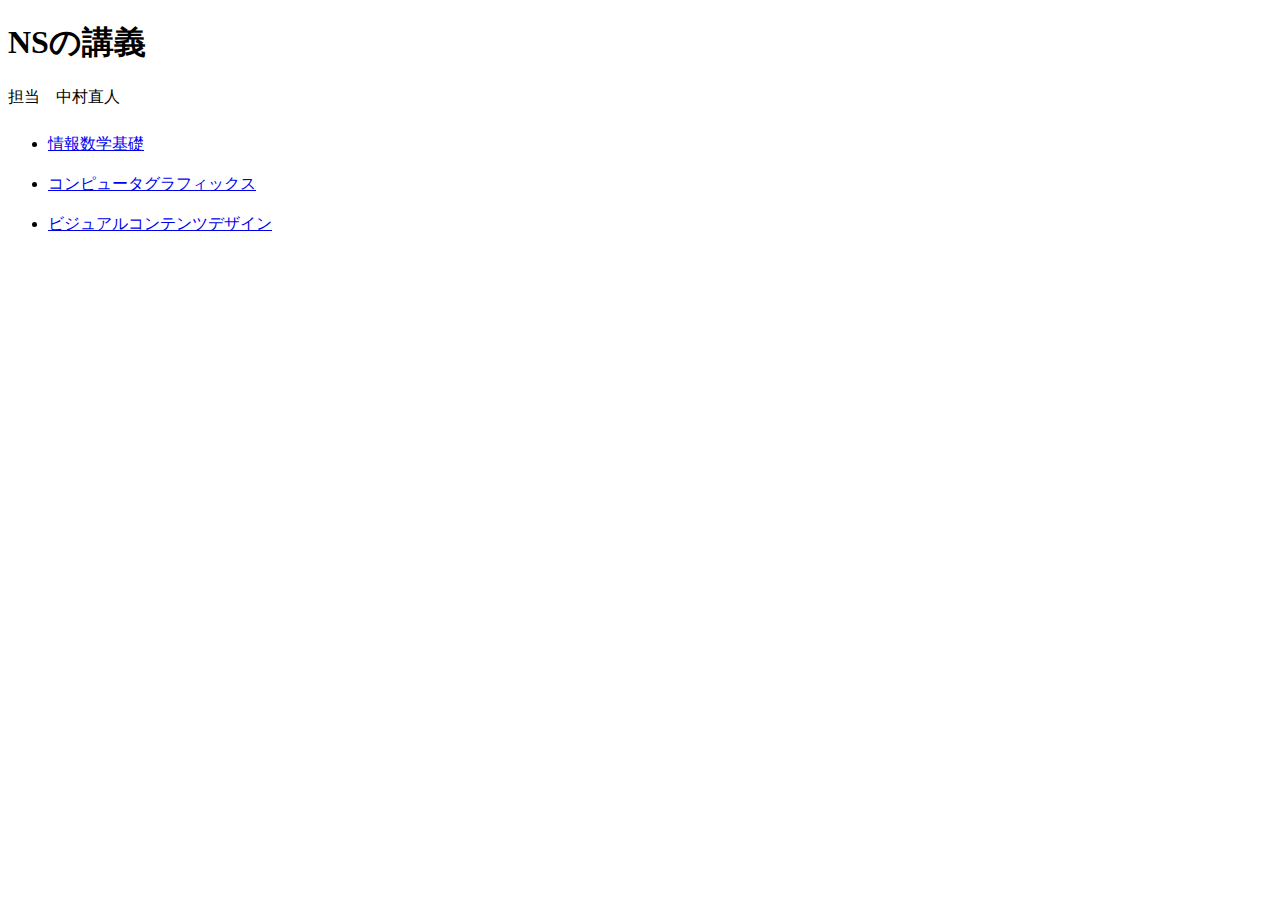
<file: index.html>
<!doctype html>
<html>
<head>
<meta charset="utf-8">
<title>トップページ</title>
<link href="top.css" rel="stylesheet" type="text/css">
</head>

<body>
<h1>NSの講義</h1>
<p>担当　中村直人</p>
<ul>
  <li><a href="math.html">情報数学基礎</a></li>
  <li><a href="CG.html">コンピュータグラフィックス</a></li>
  <li><a href="vcd.html">ビジュアルコンテンツデザイン</a></li>
</ul>
</body>
</html>
</file>
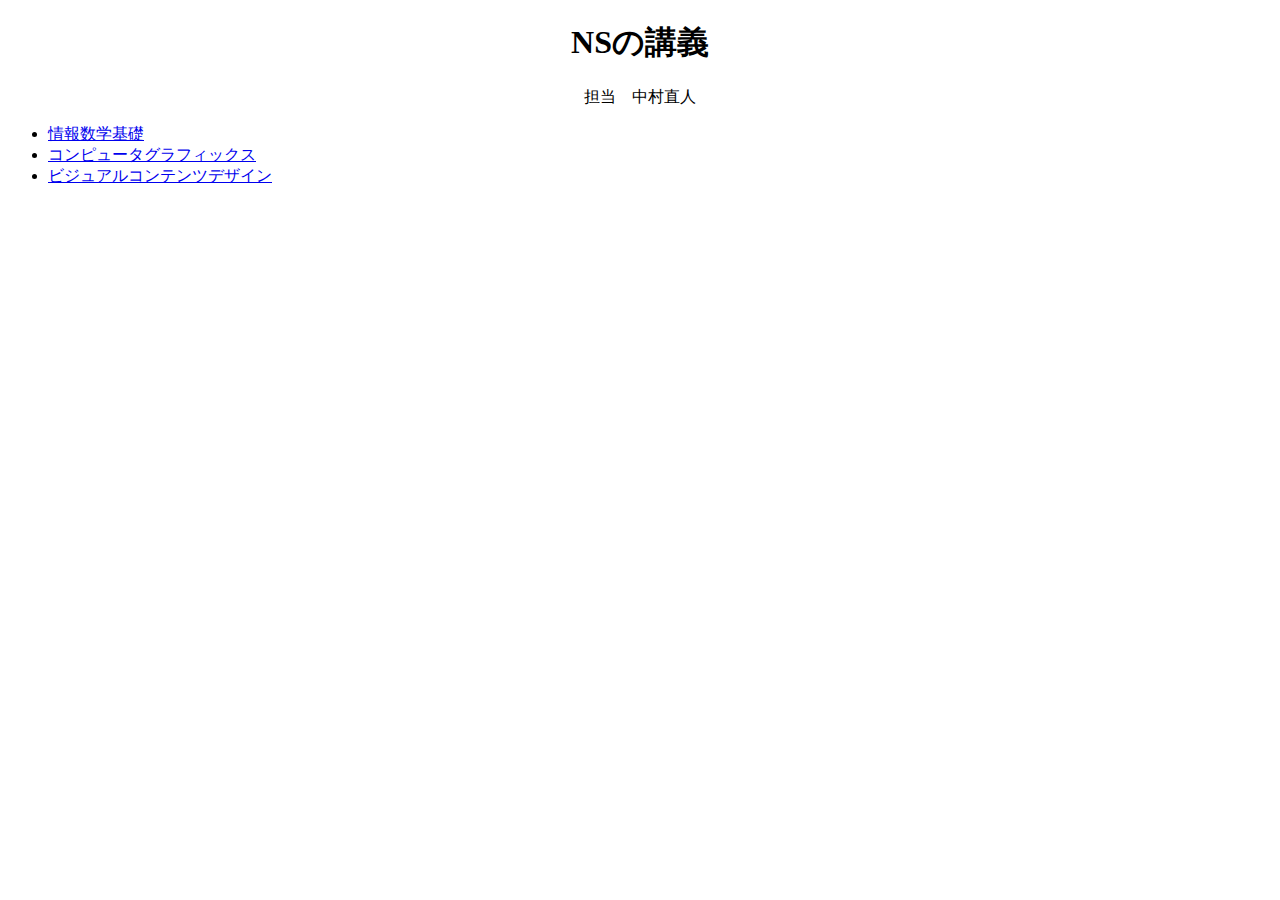
<file: kadai_sample/kadai_sample/index.html>
﻿<!doctype html>
<HTML>
   <HEAD>
      <meta charset="UTF-8">
      <TITLE>Webページの基礎</TITLE>
   </HEAD>
   <BODY>
	<center><h1>NSの講義</h1>
	<P>担当　中村直人</center>
<ul>
    <li><a href="lesson1-org2.html">情報数学基礎</a></li>
    <li><a href="lesson1-org3.html">コンピュータグラフィックス</a></li>
    <li><a href="lesson1-org1.html">ビジュアルコンテンツデザイン</a></li>
</ul>
   </BODY>
</HTML>
</file>
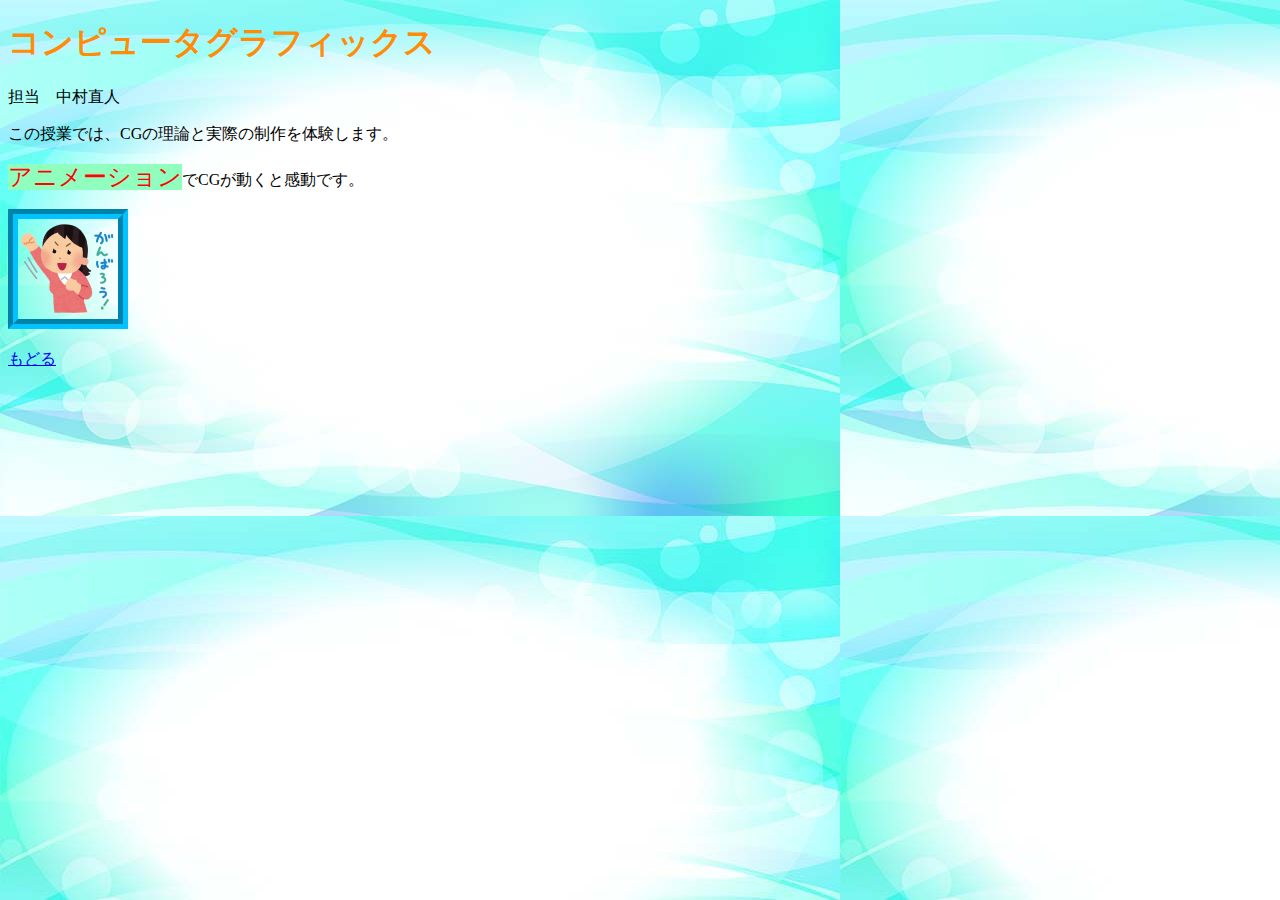
<file: CG.html>
<!doctype html>
<html>
<head>
<meta charset="utf-8">
<title>CG</title>
<link href="base.css" rel="stylesheet" type="text/css">
</head>

<body>
<h1>コンピュータグラフィックス</h1>
<p>担当　中村直人</p>
<p>この授業では、CGの理論と実際の制作を体験します。</p>
<p><span class="key">アニメーション</span>でCGが動くと感動です。</p>
<p><img src="ganba.png" width="100" height="100" alt=""/></p>
<p><a href="index.html">もどる</a></p>
</body>
</html>
</file>
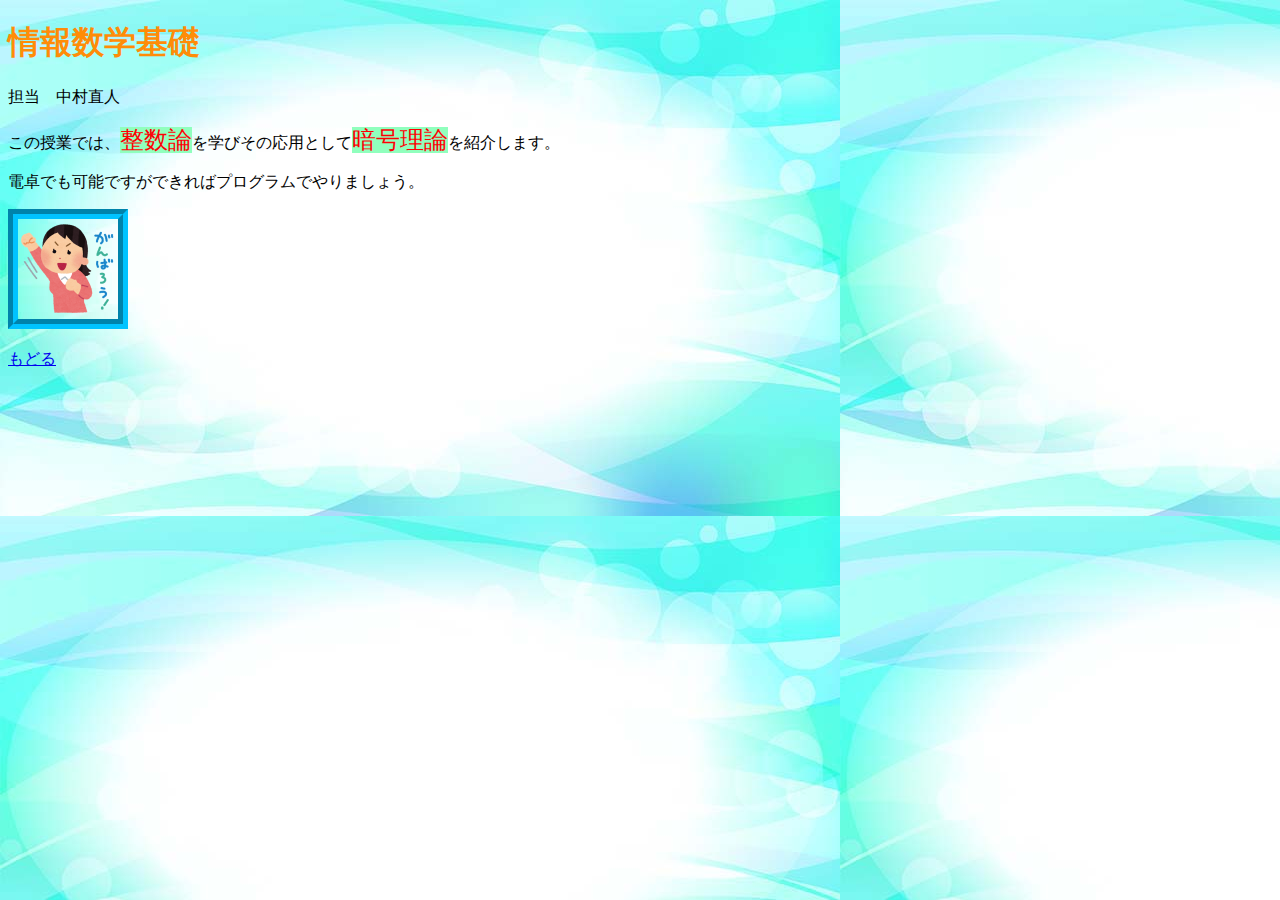
<file: math.html>
<!doctype html>
<html>
<head>
<meta charset="utf-8">
<title>情報数学</title>
<link href="base.css" rel="stylesheet" type="text/css">
</head>

<body>
<h1>情報数学基礎</h1>
<p>担当　中村直人</p>
<p>この授業では、<span class="key">整数論</span>を学びその応用として<span class="key">暗号理論</span>を紹介します。</p>
<p>電卓でも可能ですができればプログラムでやりましょう。</p>
<p><img src="ganba.png" width="100" height="100" alt=""/></p>
<p><a href="index.html">もどる</a></p>
</body>
</html>
</file>
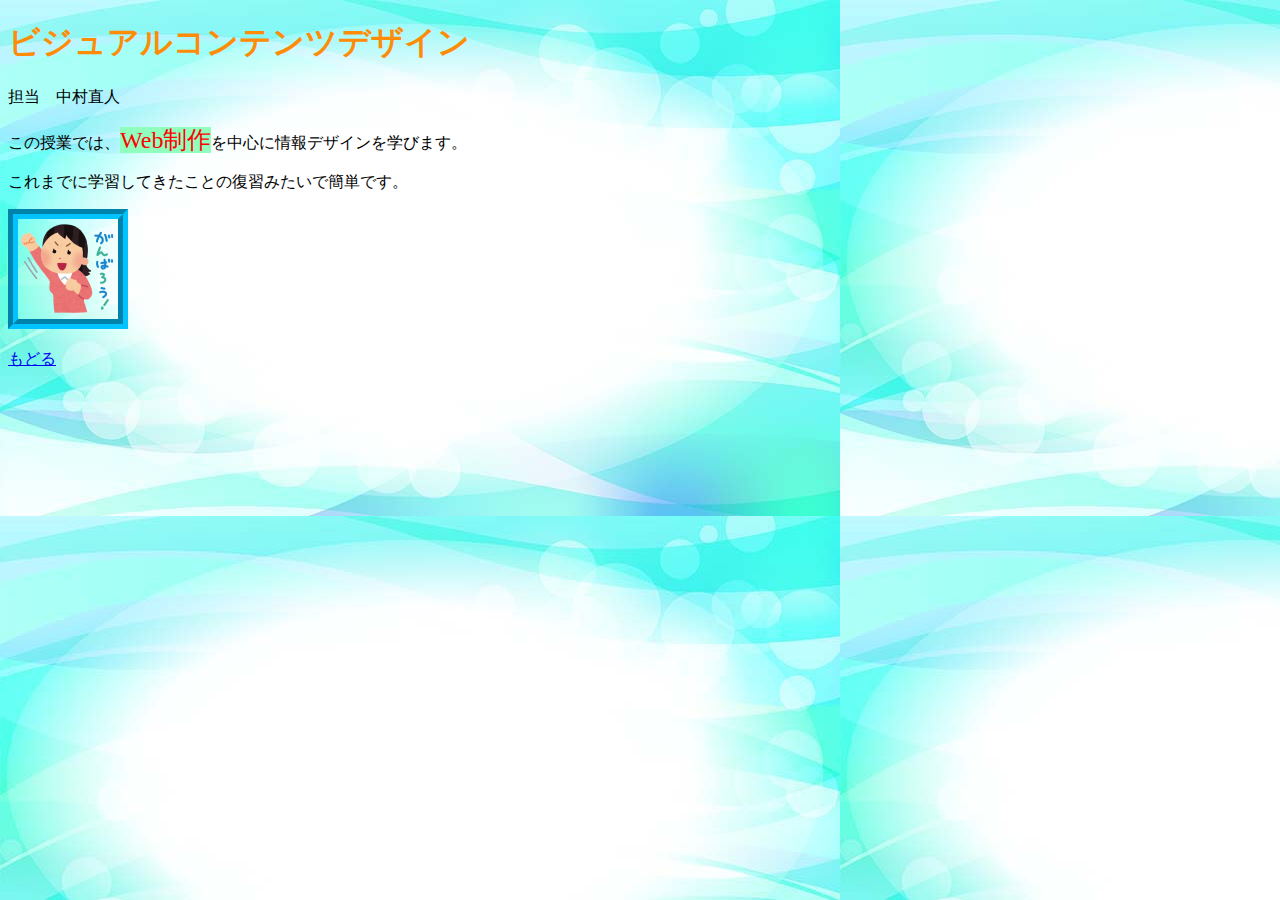
<file: vcd.html>
<!doctype html>
<html>
<head>
<meta charset="utf-8">
<title>ビジュアルコンテンツデザイン</title>
<link href="base.css" rel="stylesheet" type="text/css">
</head>

<body>
<h1>ビジュアルコンテンツデザイン</h1>
<p>担当　中村直人</p>
<p>この授業では、<span class="key">Web制作</span>を中心に情報デザインを学びます。</p>
<p>これまでに学習してきたことの復習みたいで簡単です。</p>
<p><img src="ganba.png" width="100" height="100" alt=""/></p>
<p><a href="index.html">もどる</a></p>
</body>
</html>
</file>
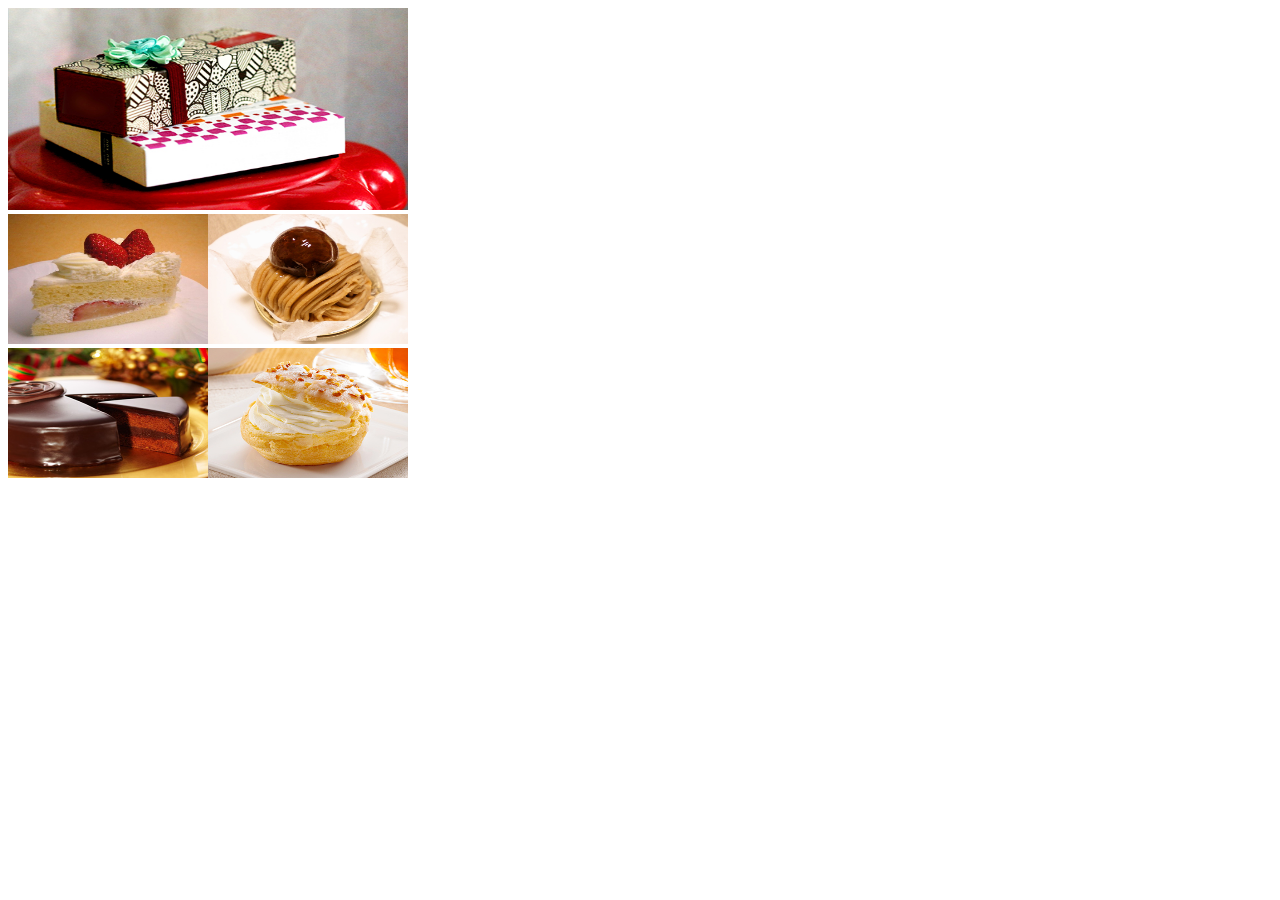
<file: cake/cake.html>
<!doctype html>
<html>
<head>
<meta charset="utf-8">
<title>cake</title>
<style type="text/css">

#two {
    float: left;
}
#four {
	float: left;		
}
#five{
	float: left;	
}
#bigbox {
	width: 500px;
    height: 500px;
}

</style>
</head>

<body>
<div id="bigbox">
<div id="one">
	<img src="shop.jpg" width="400" height="202" alt=""/>
</div>

<div id="two">
	<img src="cake01.jpg" width="200" height="130" alt=""/>
</div>

<div id="three">
	<img src="cake02.jpg" width="200" height="130" alt=""/>
</div>

<div id="four">
    <img src="cake03.jpg" width="200" height="130" alt=""/>
</div>
<div id="five">
    <img src="cake04.jpg" width="200" height="130" alt=""/>
</div>
</div>
</body>
</html>
</file>
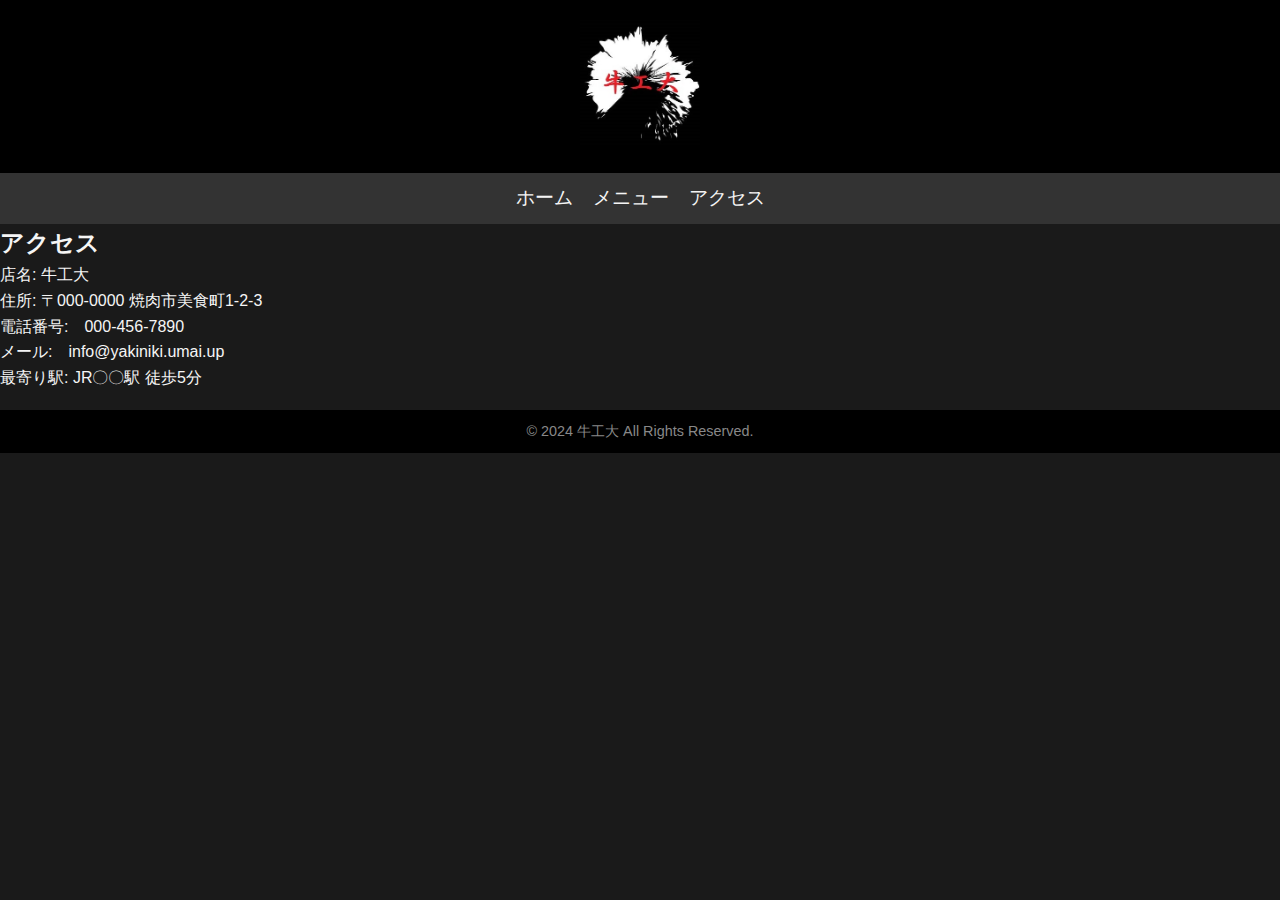
<file: yakiniku/access.html>
<!DOCTYPE html>
<html>
<head>
    <meta charset="UTF-8">
    <meta name="viewport" content="width=device-width, initial-scale=1.0">
    <title>access</title>
<link href="style.css" rel="stylesheet" type="text/css">
</head>
<body>
    <header class="header">
		<img src="ロゴ.jpg" width="120" height="120" alt=""/>
    </header>
    <nav class="navbar">
        <a href="index.html">ホーム</a>
        <a href="menu.html">メニュー</a>
        <a href="access.html">アクセス</a>
    </nav>
    <main>
        <section>
            <h2>アクセス</h2>
			<p>店名:  牛工大</p>
			<p>住所:  〒000-0000 焼肉市美食町1-2-3</p>
			<p>電話番号:　000-456-7890</p>
			<p>メール:　info@yakiniki.umai.up</p>
            <p>最寄り駅: JR〇〇駅 徒歩5分</p>
        </section>
    </main>
    <footer class="footer">
        <p>&copy; 2024 牛工大 All Rights Reserved.</p>
    </footer>
</body>
</html>
</file>
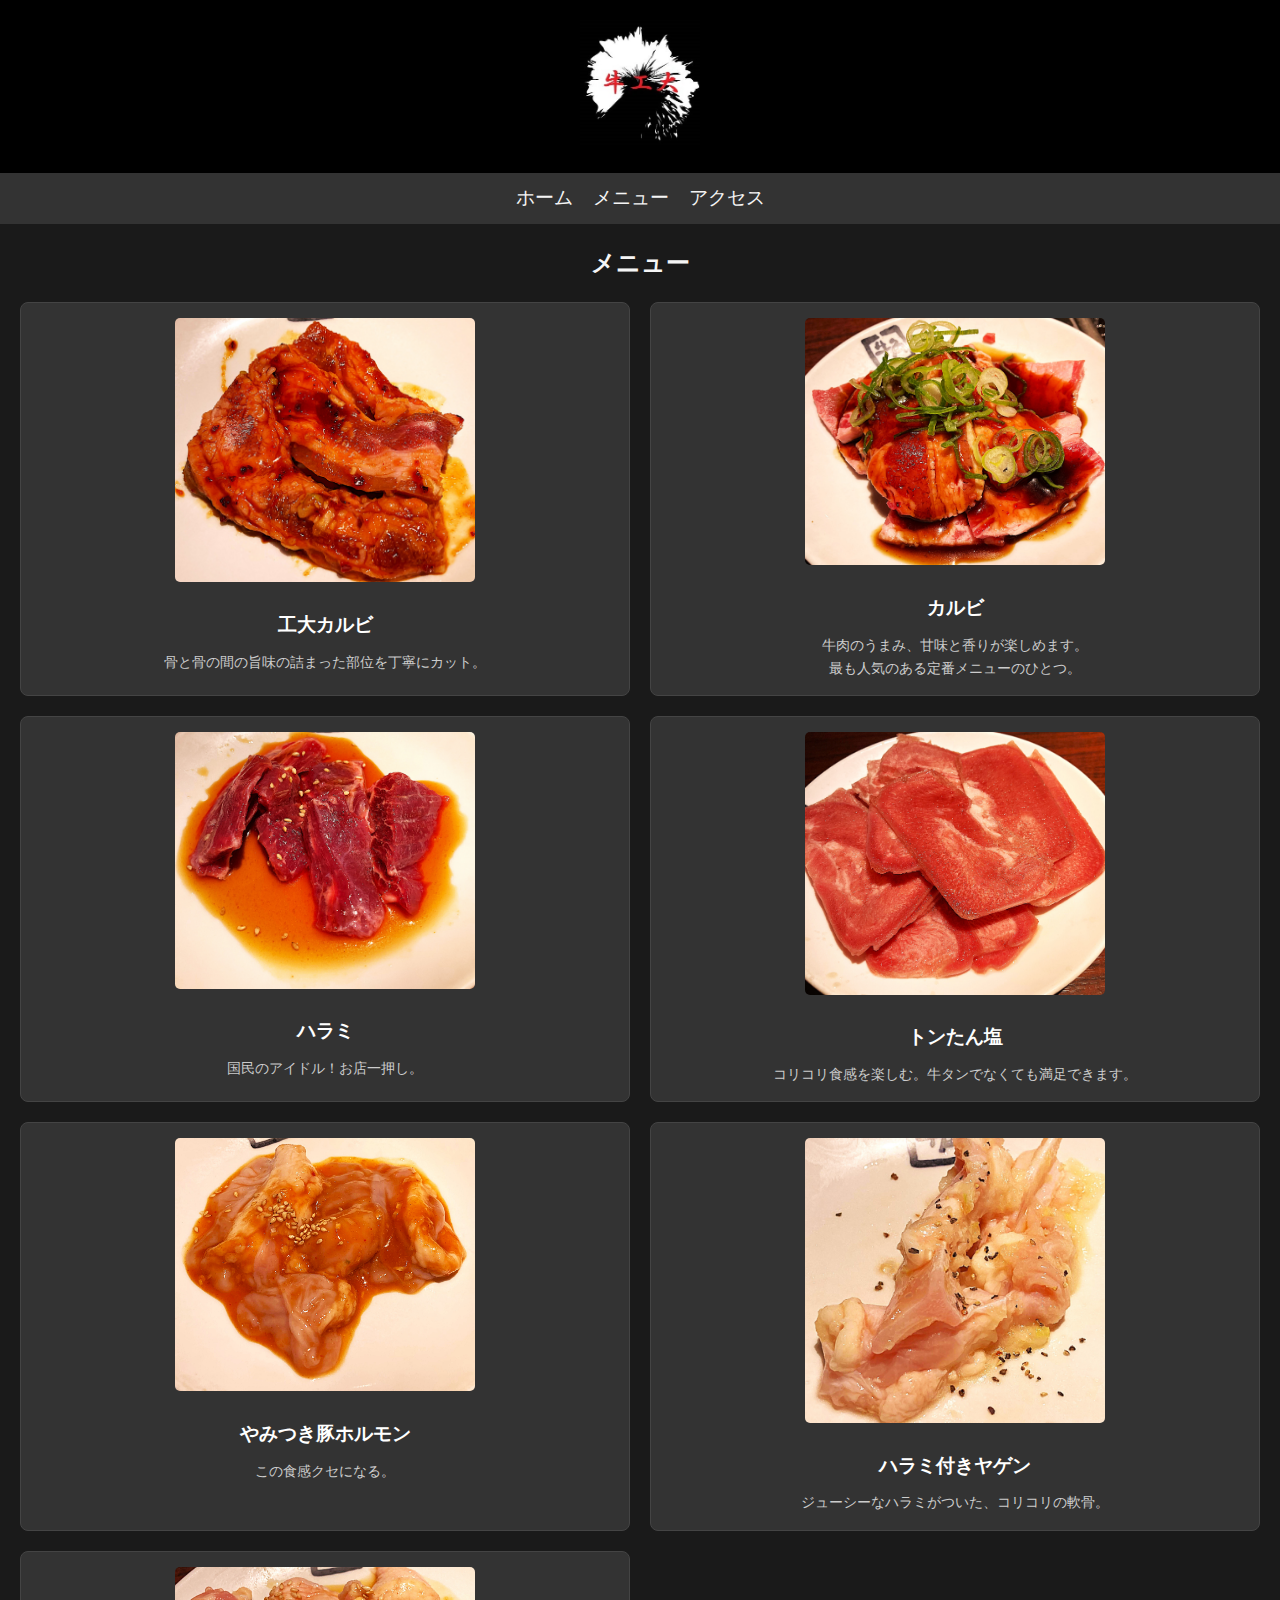
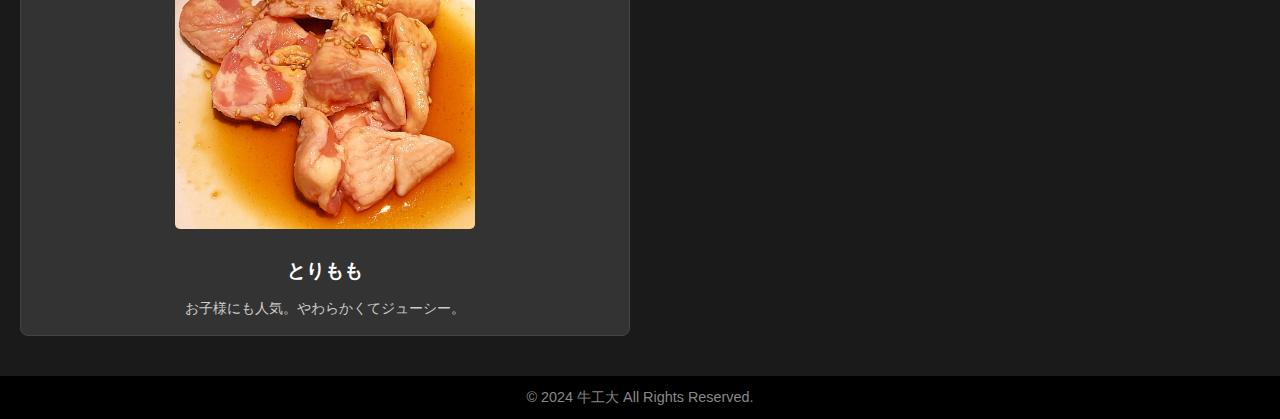
<file: yakiniku/menu.html>
<!DOCTYPE html>
<html>
<head>
    <meta charset="UTF-8">
    <meta name="viewport" content="width=device-width, initial-scale=1.0">
    <title>menu</title>
<link href="style.css" rel="stylesheet" type="text/css">
</head>
<body>
    <header class="header">
		<img src="ロゴ.jpg" width="120" height="120" alt=""/></header>
    <nav class="navbar">
        <a href="index.html">ホーム</a>
        <a href="menu.html">メニュー</a>
        <a href="access.html">アクセス</a>
    </nav>
    <main>
        <section class="menu-section">
            <h2>メニュー</h2>

            <div class="menu-grid">
                <!-- 牛肉 -->
                <div class="menu-item">
					<img src="素材/koudai_karubi.jpg" width="300" height="300" alt=""/>
                    <h3>工大カルビ</h3>
                    <p>骨と骨の間の旨味の詰まった部位を丁寧にカット。</p>
                </div>
                <div class="menu-item">
					<img src="素材/karubi.jpg" width="300" height="300" alt=""/>
                    <h3>カルビ</h3>
                    <p>牛肉のうまみ、甘味と香りが楽しめます。</p>
					<p>最も人気のある定番メニューのひとつ。</p>
                </div>

                <div class="menu-item">
					<img src="素材/harami.jpg" width="300" height="300" alt=""/>
                    <h3>ハラミ</h3>
                    <p>国民のアイドル！お店一押し。</p>
                </div>

                <!-- 豚肉 -->
                <div class="menu-item">
					<img src="素材/buta_tan.jpg" width="300" height="300" alt=""/>
                    <h3>トンたん塩</h3>
                    <p>コリコリ食感を楽しむ。牛タンでなくても満足できます。</p>
                </div>
                <div class="menu-item">
					<img src="素材/buta_horumon.jpg" width="300" height="300" alt=""/>
                    <h3>やみつき豚ホルモン</h3>
                    <p>この食感クセになる。</p>
                </div>

                <!-- 鶏肉 -->
                <div class="menu-item">
					<img src="素材/tori_yagen.jpg" width="300" height="300" alt=""/>
                    <h3>ハラミ付きヤゲン</h3>
                    <p>ジューシーなハラミがついた、コリコリの軟骨。</p>
                </div>
                <div class="menu-item">
					<img src="素材/tori_momo.jpg" width="300" height="300" alt=""/>
                    <h3>とりもも</h3>
                    <p>お子様にも人気。やわらかくてジューシー。</p>
                </div>
            </div>
        </section>
    </main>
    <footer class="footer">
        <p>&copy; 2024 牛工大 All Rights Reserved.</p>
    </footer>
</body>
</html>
</file>
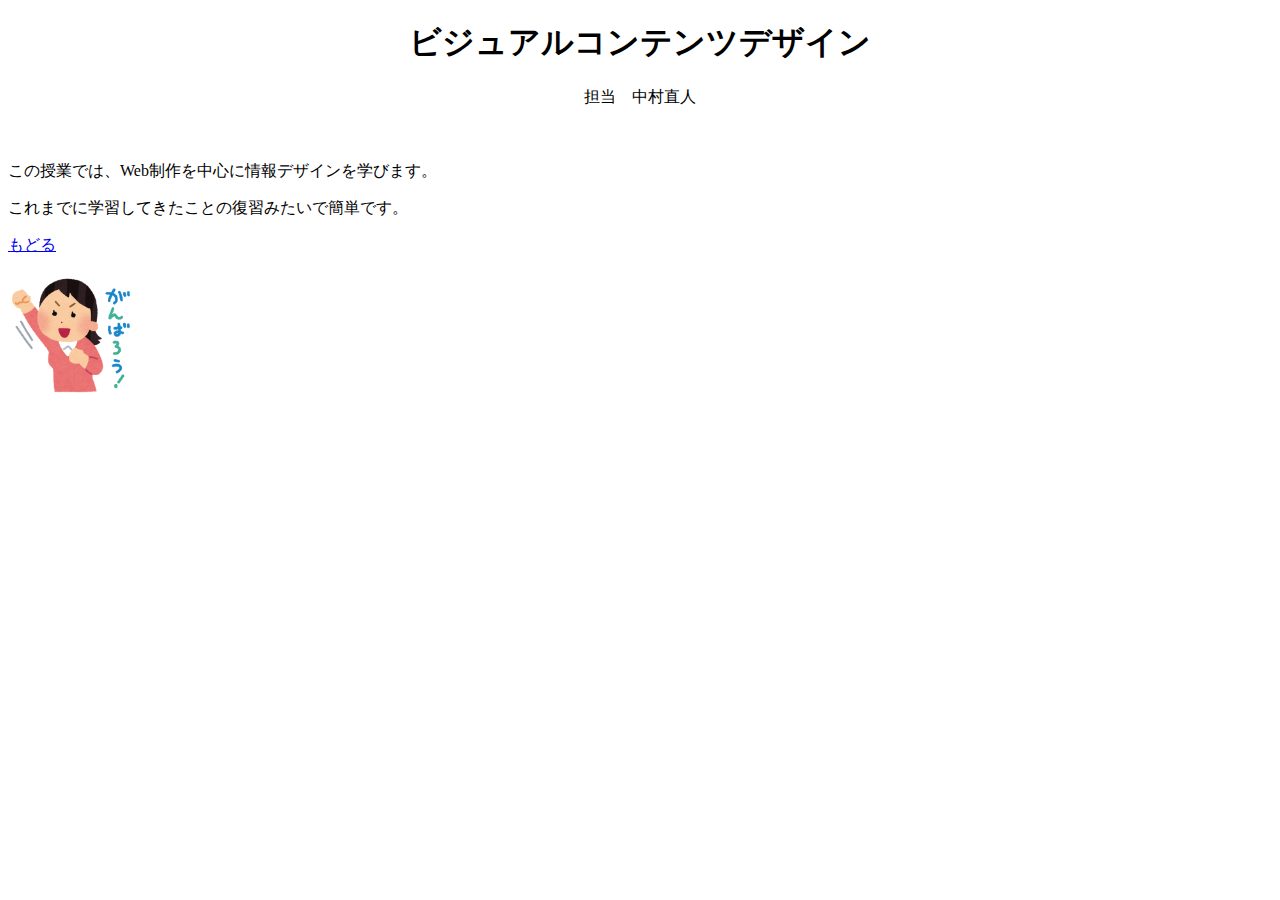
<file: kadai_sample/kadai_sample/lesson1-org1.html>
﻿<!doctype html>
<HTML>
   <HEAD>
      <meta charset="UTF-8">
      <TITLE>Webページの基礎</TITLE>
   </HEAD>
   <BODY>
	<center><h1>ビジュアルコンテンツデザイン</h1>
	<P>担当　中村直人</center>
　　　　<P>この授業では、Web制作を中心に情報デザインを学びます。</p>
<p>これまでに学習してきたことの復習みたいで簡単です。</p>
<p><a href="lesson1-top.html">もどる</a></p>
        <P><img src="ganba.png" width="128" height="128" alt="頑張ろう">
   </BODY>
</HTML>
</file>
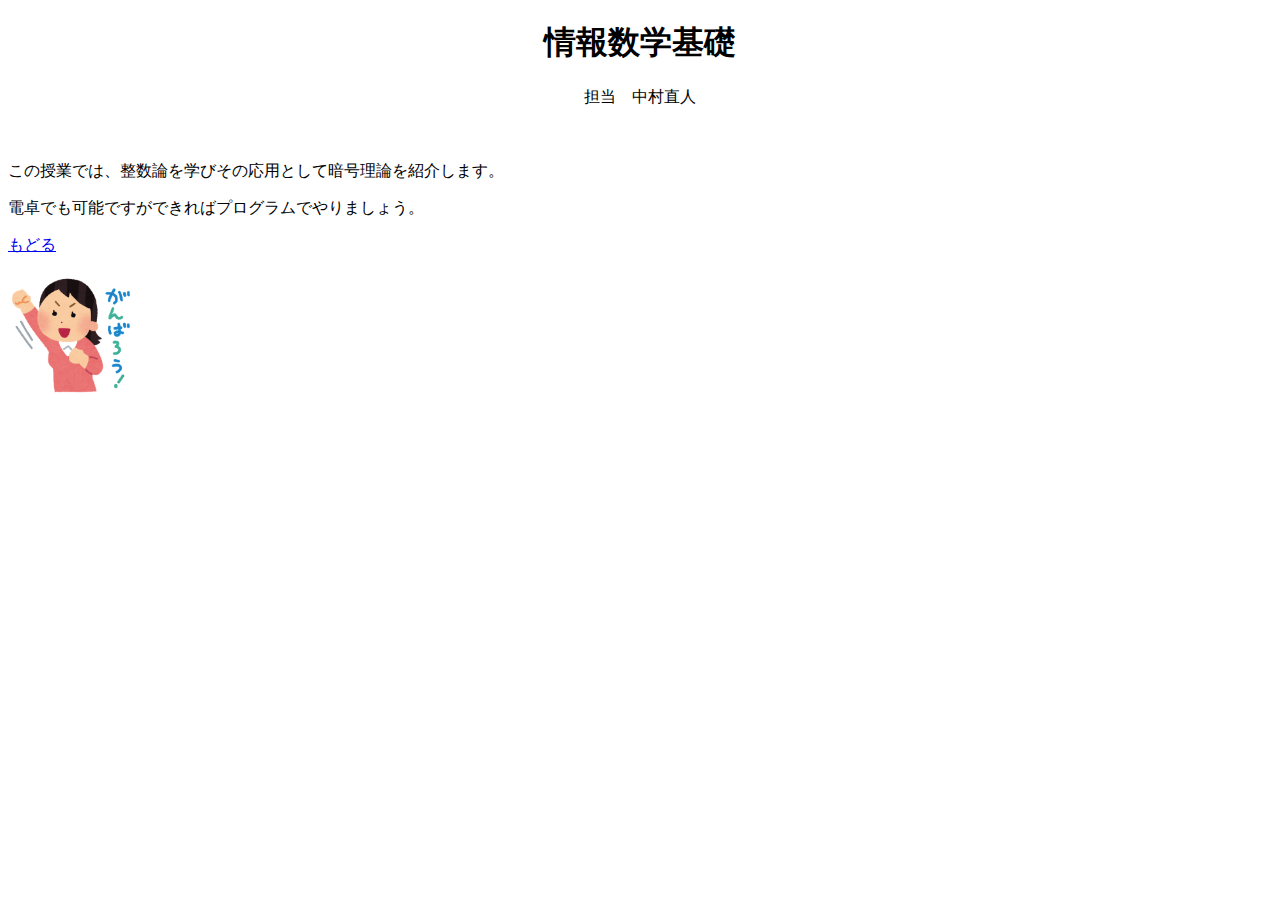
<file: kadai_sample/kadai_sample/lesson1-org2.html>
﻿<!doctype html>
<HTML>
   <HEAD>
      <meta charset="UTF-8">
      <TITLE>Webページの基礎</TITLE>
   </HEAD>
   <BODY>
	<center><h1>情報数学基礎</h1>
	<P>担当　中村直人</center>
　　　　<P>この授業では、整数論を学びその応用として暗号理論を紹介します。</p>
<p>電卓でも可能ですができればプログラムでやりましょう。</p>
<p><a href="lesson1-top.html">もどる</a></p>
        <P><img src="ganba.png" width="128" height="128" alt="頑張ろう">
   </BODY>
</HTML>
</file>
<file: top.css>
@charset "utf-8";
ul li a {
    line-height: 30pt;

}
</file>
<file: base.css>
@charset "utf-8";
body h1 {
    color: #FF8C07;
    font-family: "Hiragino Sans", "Hiragino Kaku Gothic ProN", Meiryo, sans-serif;
}
.key {
    color: #FF0004;
    background-color: #90FFBD;
    font-size: x-large;
}
body p img {
    border-radius: 0px;
    border: 10px groove #00C3FF;
}
body {
    background-image: url(free.jpg);
}
</file>
<file: yakiniku/style.css>
@charset "utf-8";
/* リセット */
* {
    margin: 0;
    padding: 0;
    box-sizing: border-box;
}

body {
    font-family: 'Arial', sans-serif;
    background-color: #1a1a1a;
    color: #f5f5f5;
    line-height: 1.6;
}

/* ヘッダーとロゴ */
.header {
    background-color: #000;
    padding: 20px;
    text-align: center;
}

.header img {
    max-width: 200px;
    height: auto;
}

/* ナビゲーションバー */
.navbar {
    background-color: #333;
    padding: 10px;
    display: flex;
    justify-content: center;
    gap: 20px;
}

.navbar a {
    color: #f5f5f5;
    font-size: 1.2em;
    text-decoration: none;
}

.navbar a:hover {
    color: #f5a623;
}

/* グリッドレイアウト */
.grid-container {
    display: grid;
    gap: 20px;
    padding: 20px;
}

.grid-item {
    background-color: #2a2a2a;
    border: 1px solid #444;
    border-radius: 10px;
    padding: 15px;
    text-align: center;
}

/* 画像のデザイン */
.image {
    max-width: 100%;
    height: auto;
    border-radius: 10px;
    margin-bottom: 10px;
}

/* フッター */
.footer {
    background-color: #000;
    text-align: center;
    padding: 10px;
    margin-top: 20px;
}

.footer p {
    font-size: 0.9em;
    color: #888;
}
.menu-section {
    padding: 20px;
    text-align: center;
}

.menu-grid {
    display: grid;
	grid-template-columns: repeat(2, 1fr); /* 横2列 */
    gap: 20px; /* アイテム間のスペース */
    margin-top: 20px;
}

.menu-item {
    background-color: #333;
    border: 1px solid #444;
    border-radius: 8px;
    padding: 15px;
    text-align: center;
    color: #fff;
}

.menu-item img {
    max-width: 100%;
    height: auto;
    border-radius: 5px;
    margin-bottom: 10px;
}

.menu-item h3 {
    margin: 10px 0;
    font-size: 1.2em;
}

.menu-item p {
    font-size: 0.9em;
    color: #ccc;
}
</file>
